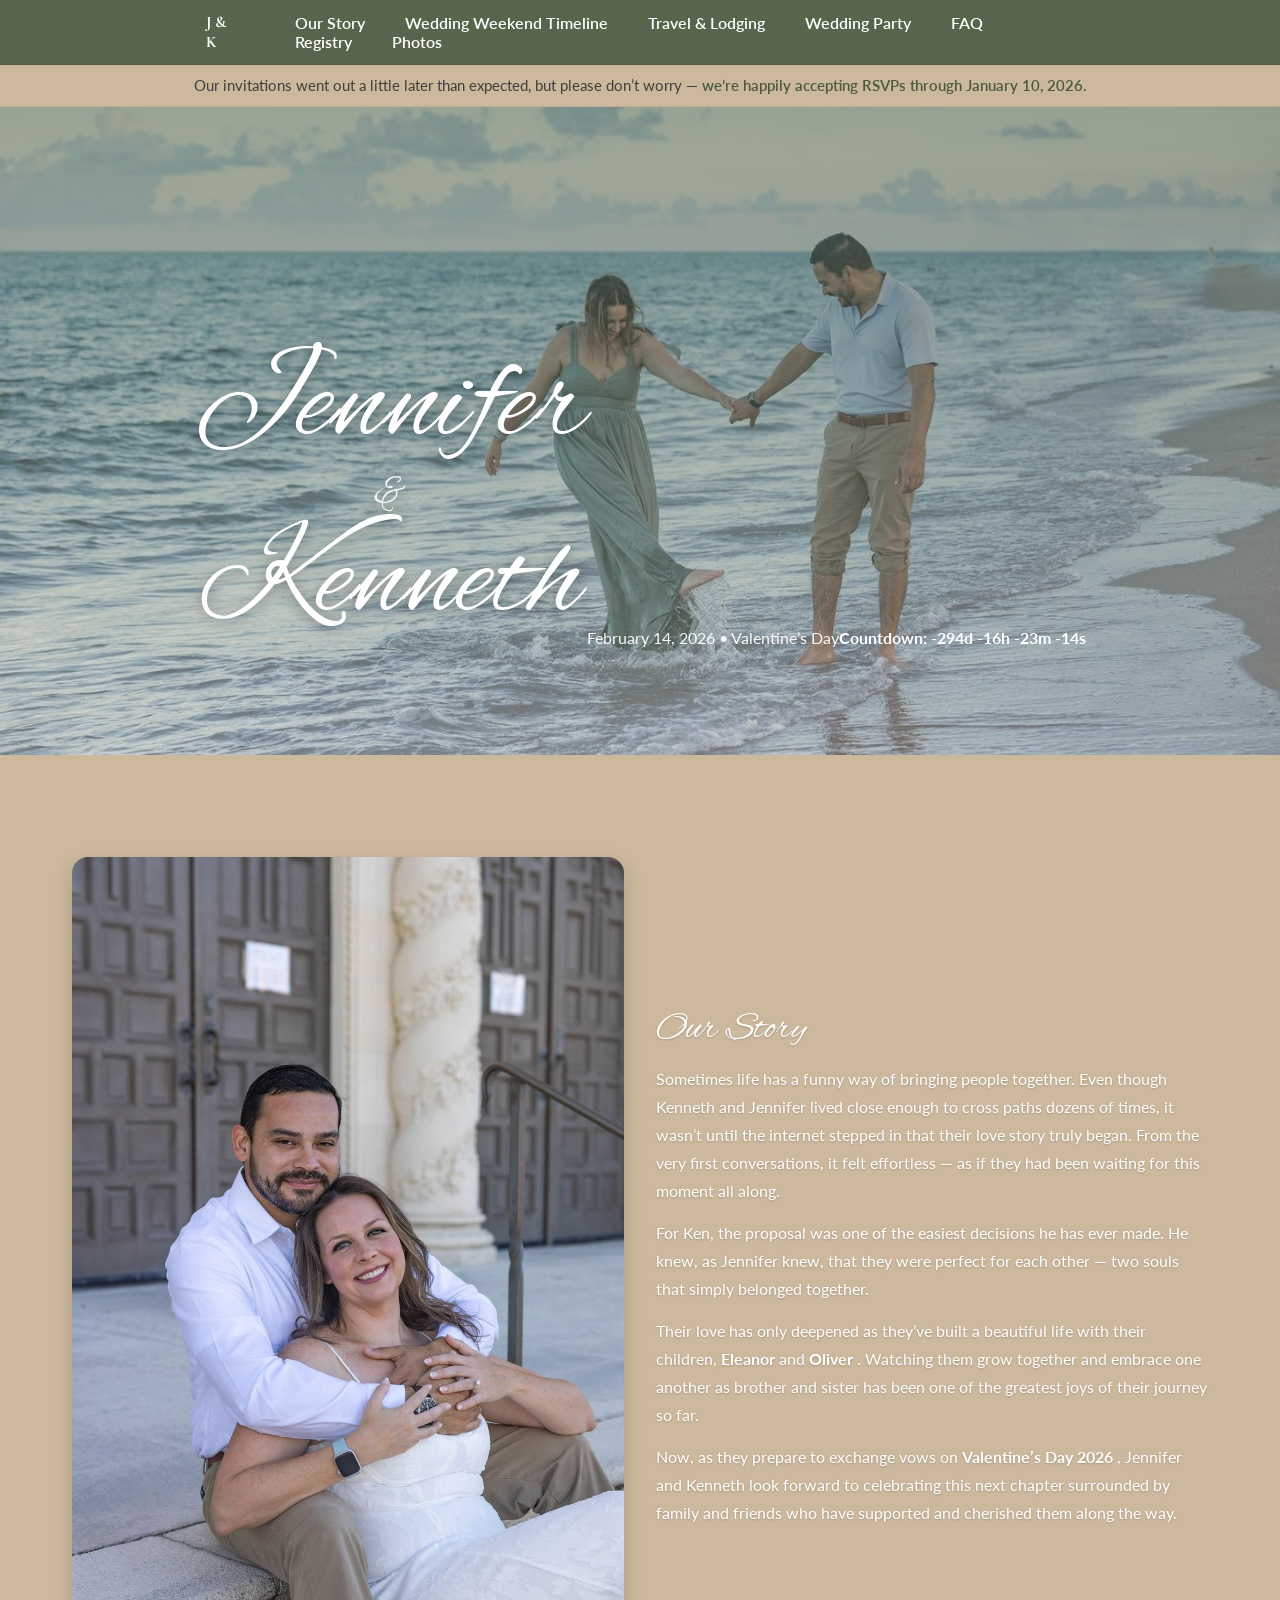
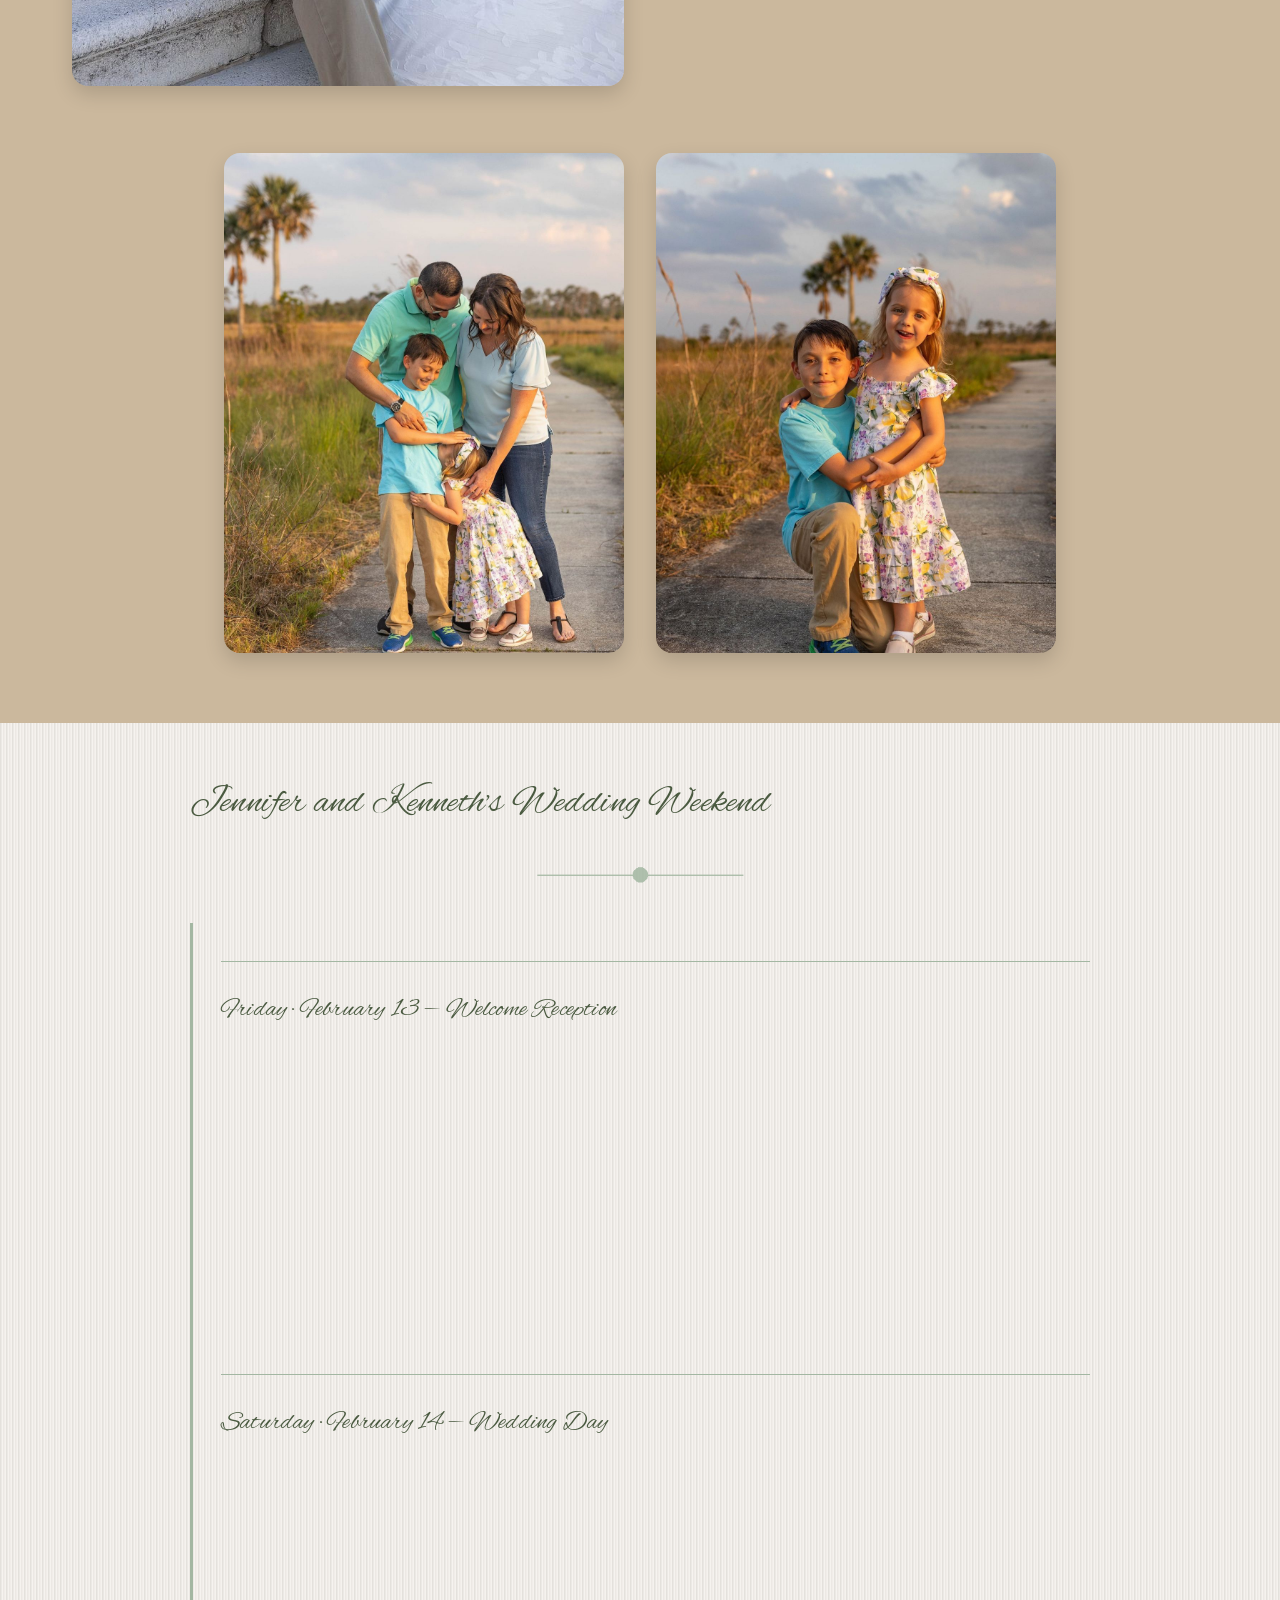
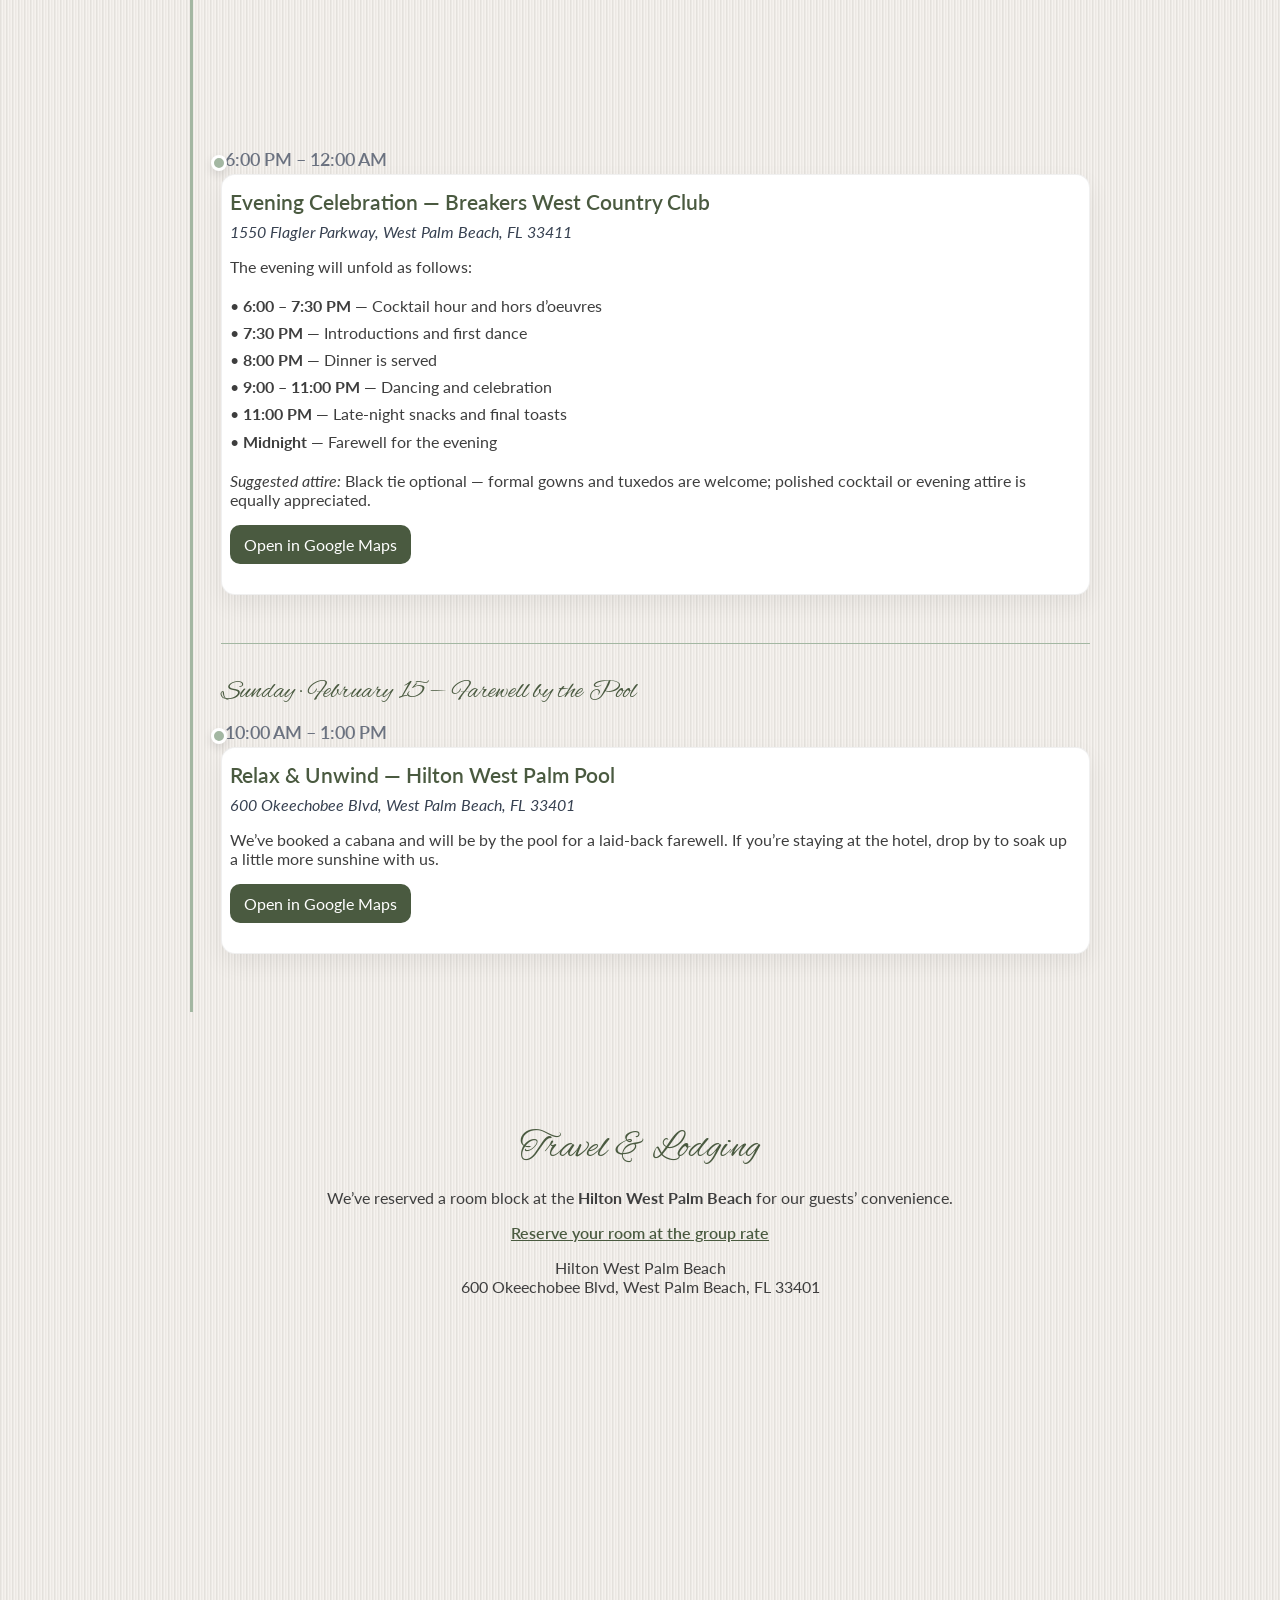
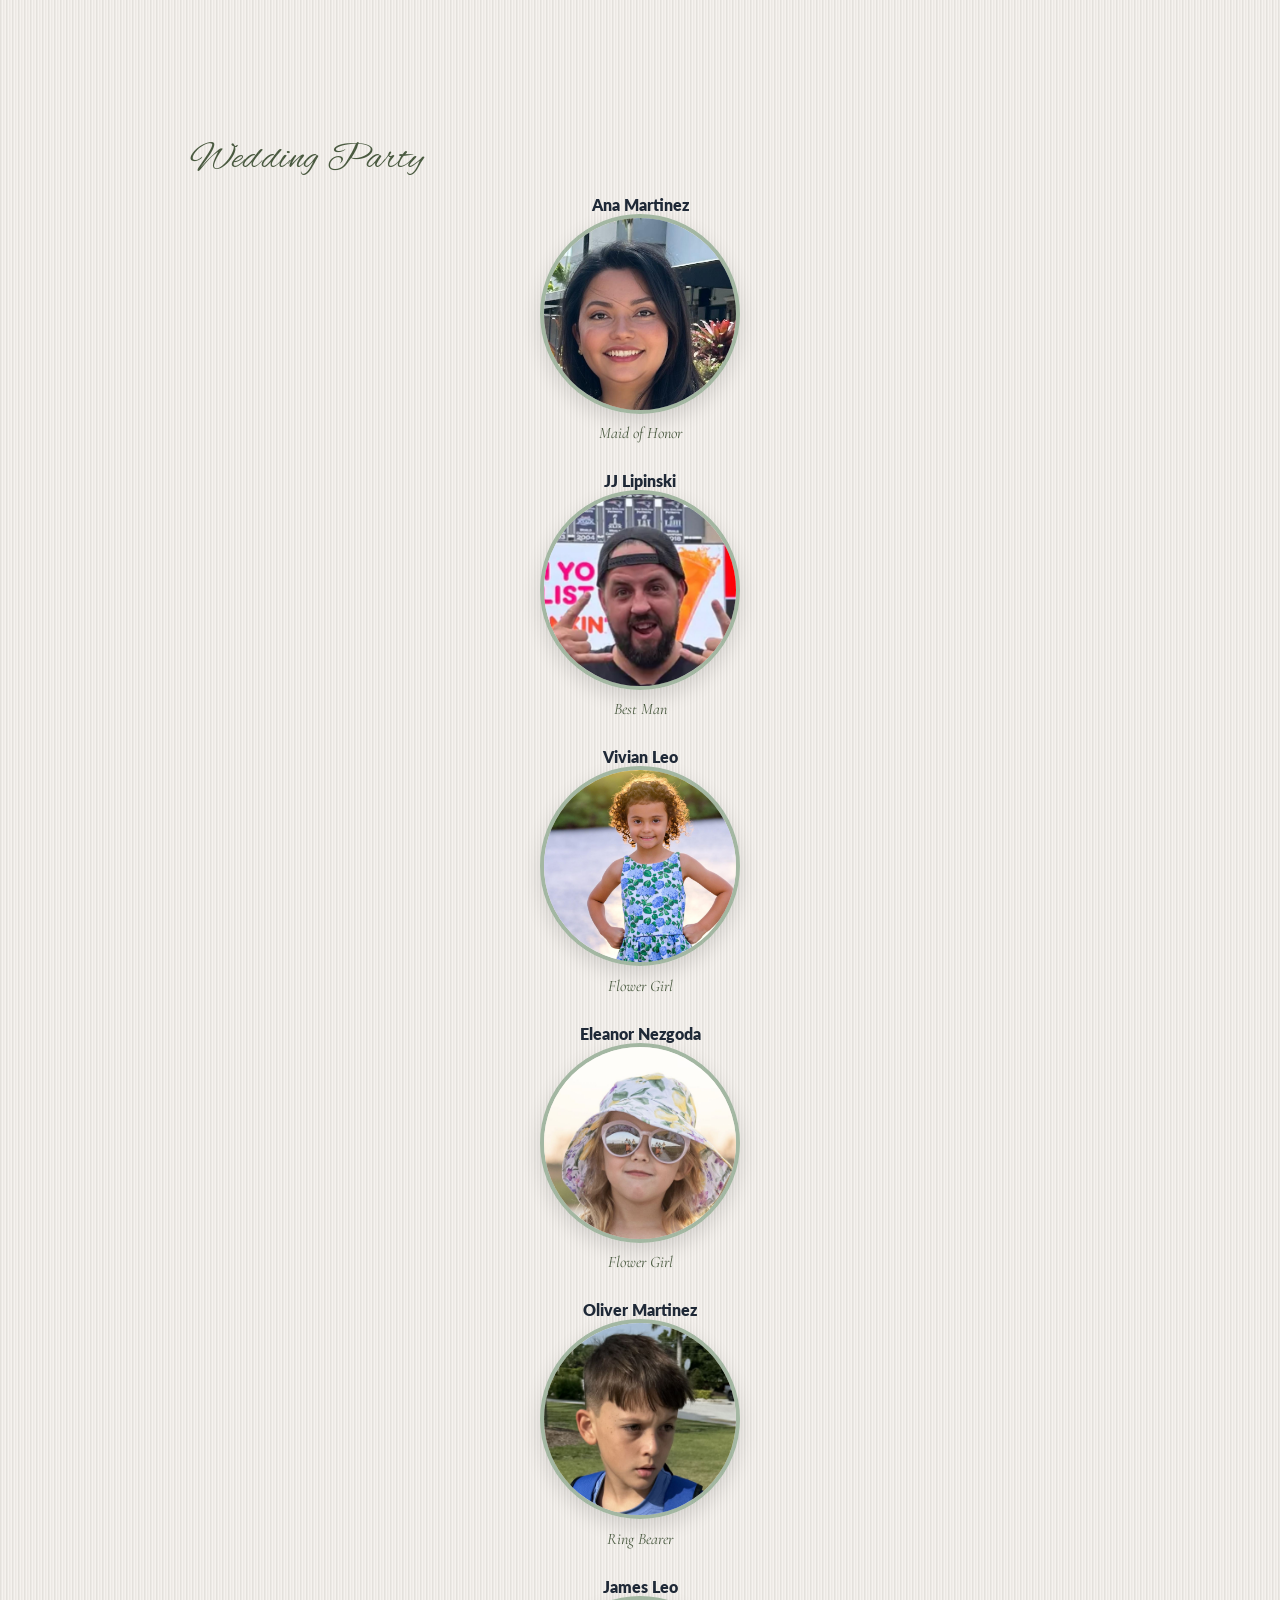
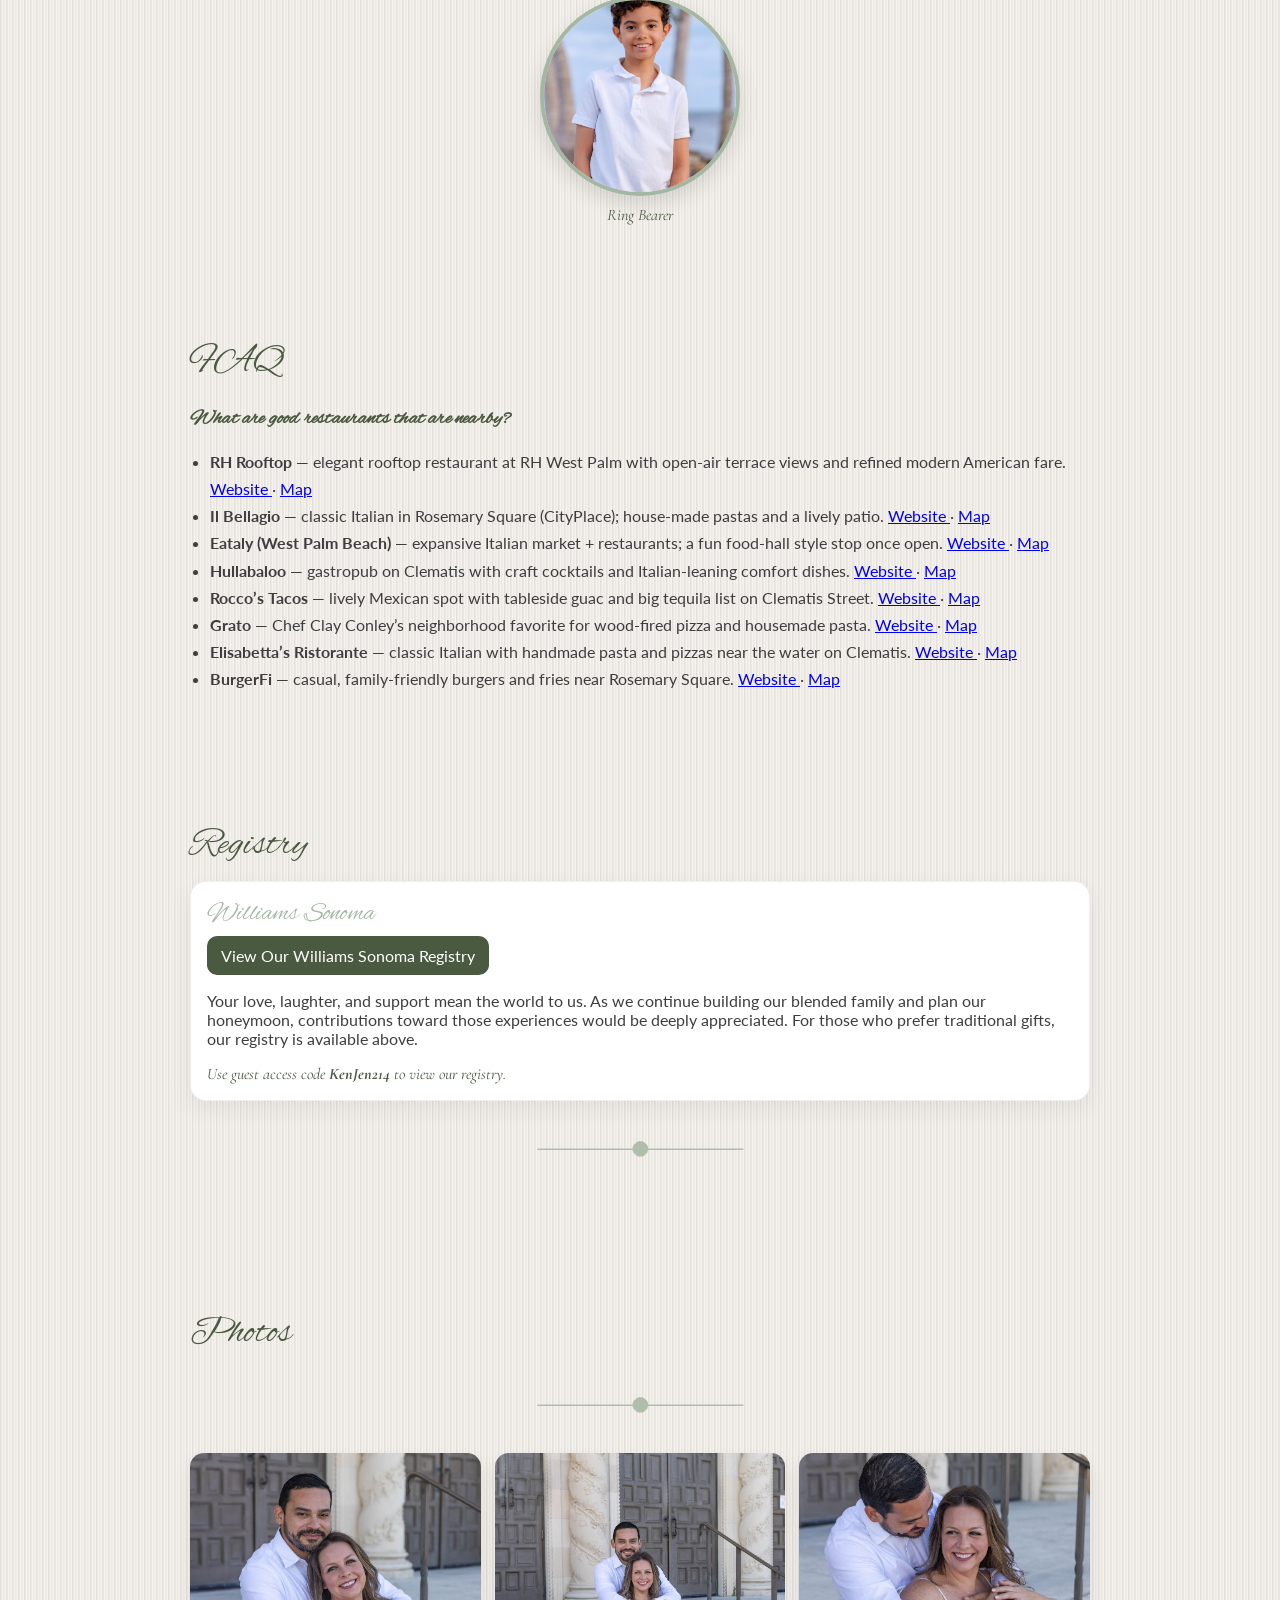
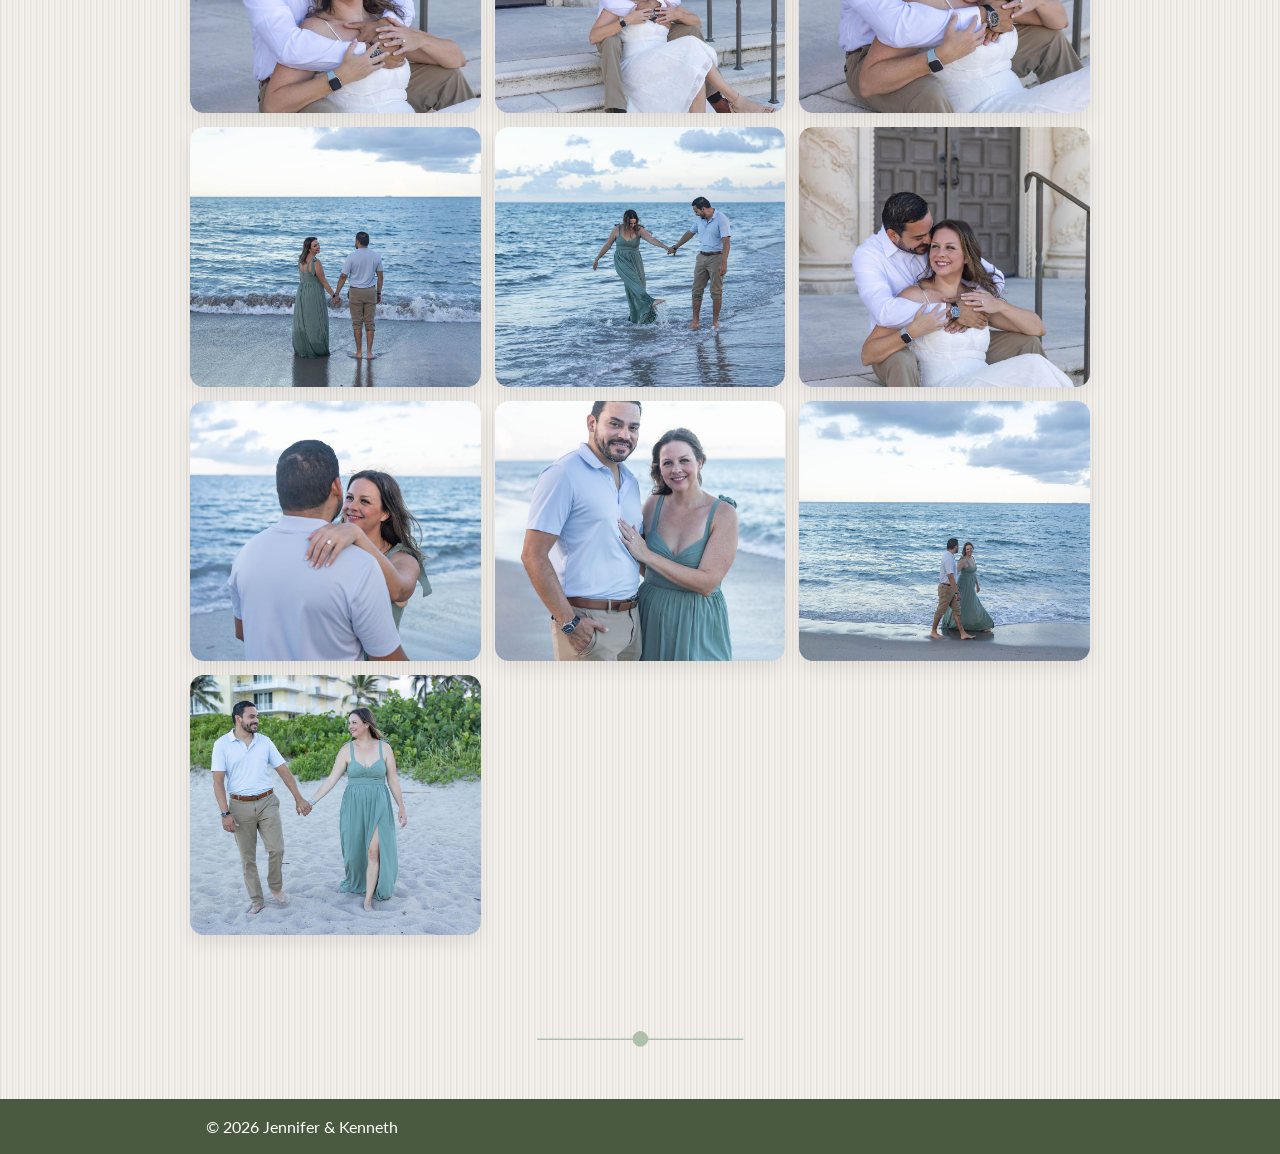
<file: index.html>
<!DOCTYPE html>
<html id="top" lang="en">
 <head>
  <meta charset="utf-8"/>
  <meta content="width=device-width, initial-scale=1" name="viewport"/>
  <title>
   Jennifer &amp; Kenneth’s Wedding
  </title>
  <link href="https://fonts.googleapis.com/css2?family=Cormorant+Garamond:wght@500;700&amp;family=Lato:wght@300;400;600&amp;display=swap" rel="stylesheet"/>
  <style>
   :root {
      --cotton:#F8F5F2; --sage:#A3B7A2; --pine:#4A5A40; --latte:#CBB89D; --neutral:#3E3E3E;
    }
    html { scroll-behavior: smooth; }
    * { box-sizing: border-box; }
    body {
      margin:0; color:var(--neutral); background:var(--cotton);
      font-family:'Lato',system-ui,-apple-system,Segoe UI,Roboto,Helvetica,Arial,sans-serif;
      background-image:url('assets/images/linen-texture.png');
      background-size: 600px 600px;
    }
    header.site-header {
      position: sticky; top:0; z-index:1000;
      background:rgba(74,90,64,.92); /* pine */
      backdrop-filter:saturate(140%) blur(6px);
      border-bottom: 1px solid rgba(0,0,0,.08);
    }
    .nav-wrap { max-width:900px; margin:0 auto; padding:12px 16px; display:flex; align-items:center; gap:16px; }
    .brand { color: #fff; text-decoration:none; font-weight:700; letter-spacing:.3px; }
    .spacer { flex:1; }
    nav a { color:#fff; text-decoration:none; font-weight:600; margin-left:16px; padding:8px 10px; border-radius:8px; }
    nav a:hover, nav a:focus { background: rgba(255,255,255,.12); outline:none; }
    .hero {
      position:relative; min-height:72vh; display:grid; place-items:center; text-align:center; color:#fff;
      background: url('assets/images/gallery5.jpg') center/cover no-repeat;
    }
    .hero::before {
      content:""; position:absolute; inset:0;
      background: linear-gradient(180deg, rgba(74,90,64,.55), rgba(203,184,157,.35));
    }
    .hero > .inner { position:relative; padding:64px 16px; }
    h1.title { font-family:'Cormorant Garamond',serif; font-size:clamp(2rem,6vw,3.2rem); margin:0 0 6px; }
    .subtitle { margin:0; opacity:.95; }
    .countdown { margin-top:14px; font-weight:700; }
    .container { max-width:900px; margin:0 auto; padding:0 16px; }
    section.section { padding:56px 0; scroll-margin-top:90px; }
    section.section h2 { font-family:'Cormorant Garamond',serif; color:var(--pine); margin:0 0 12px; font-size:clamp(1.6rem,3vw,2rem);}
    .floral { background:url('assets/images/floral-divider.png') center/contain no-repeat; height:40px; margin:28px auto; width:220px; opacity:.85; }
    /* Fade-in on scroll */
    .section { opacity:0; transform:translateY(16px); transition: all .8s ease; }
    .section.visible { opacity:1; transform:none; }
    /* Details grid */
    .details { display:grid; gap:20px; grid-template-columns:repeat(auto-fit,minmax(260px,1fr)); }
    .card { background:#fff; border:1px solid rgba(0,0,0,.06); border-radius:16px; padding:16px; box-shadow:0 8px 24px rgba(0,0,0,.06); }
    .card h3 { margin:0 0 6px; color:var(--sage); }
    .btn { display:inline-block; background:var(--pine); color:#fff; text-decoration:none; padding:10px 14px; border-radius:10px; }
    .btn:hover { filter:brightness(.96); }
    /* Timeline */
    .timeline { position:relative; border-left:3px solid var(--sage); margin:0; padding-left:22px; }
    .timeline .event { position:relative; margin:18px 0; }
    .timeline .event::before { content:""; position:absolute; left:-11px; top:.2em; width:14px; height:14px; border-radius:50%; background:var(--sage); border:3px solid #fff; }
    .timeline h4 { margin:0; color:var(--pine);}
    /* Gallery */
    .gallery { display:grid; gap:14px; grid-template-columns:repeat(auto-fit,minmax(220px,1fr)); }
    .gallery img { width:100%; height:260px; object-fit:cover; border-radius:14px; box-shadow:0 8px 18px rgba(0,0,0,.08);}
    /* RSVP form */
    form.rsvp { display:grid; gap:12px; grid-template-columns:1fr 1fr; }
    form.rsvp label { font-weight:600; }
    form.rsvp input, form.rsvp select, form.rsvp textarea { grid-column:span 2; padding:10px 12px; border:1px solid #d7d3cc; border-radius:10px; background:#fff; }
    form.rsvp button { grid-column:span 2; }
    footer { background:var(--pine); color:#fff; padding:18px 0; margin-top:40px; }

    /* Mobile Navigation */
    .hamburger {
      display: none;
      width: 40px;
      height: 34px;
      border: none;
      background: transparent;
      position: relative;
      cursor: pointer;
      margin-right: 8px;
    }
    .hamburger span {
      position: absolute;
      left: 6px; right: 6px;
      height: 3px; background: #fff; border-radius: 3px;
      transition: transform .3s ease, opacity .3s ease, top .3s ease;
    }
    .hamburger span:nth-child(1) { top: 8px; }
    .hamburger span:nth-child(2) { top: 16px; }
    .hamburger span:nth-child(3) { top: 24px; }

    .hamburger.open span:nth-child(1) { top: 16px; transform: rotate(45deg); }
    .hamburger.open span:nth-child(2) { opacity: 0; }
    .hamburger.open span:nth-child(3) { top: 16px; transform: rotate(-45deg); }

    @media (max-width: 900px) {
      .hamburger { display: inline-block; }
      nav[aria-label="Primary"], nav#primary-nav {
        position: absolute;
        top: 60px; right: 12px; left: 12px;
        background: rgba(74,90,64,.98);
        border: 1px solid rgba(255,255,255,.15);
        border-radius: 12px;
        padding: 10px;
        display: none;
        box-shadow: 0 16px 30px rgba(0,0,0,.25);
      }
      nav[aria-label="Primary"].open, nav#primary-nav.open { display: block; }
      nav a { display: block; margin: 8px 0; padding: 10px 12px; }
      .nav-wrap { position: relative; }
    }

    /* Elaborate Vertical Timeline */
    .vtimeline {
      position: relative;
      max-width: 1000px;
      margin: 0 auto;
      padding: 20px 0 10px;
    }
    .vtimeline::before {
      content: "";
      position: absolute;
      top: 0; bottom: 0;
      left: 50%;
      width: 4px;
      background: linear-gradient(var(--sage), var(--latte));
      transform: translateX(-50%);
      border-radius: 4px;
      opacity: .9;
    }
    .vtimeline-item {
      position: relative;
      width: 50%;
      padding: 14px 24px 14px 24px;
    }
    .vtimeline-item .badge {
      display: inline-block;
      background: #fff;
      color: var(--pine);
      border: 2px solid var(--sage);
      border-radius: 999px;
      padding: 6px 12px;
      font-weight: 700;
      font-size: .9rem;
      letter-spacing: .2px;
      box-shadow: 0 6px 16px rgba(0,0,0,.08);
    }
    .vtimeline-item .dot {
      position: absolute;
      top: 20px;
      width: 18px; height: 18px;
      background: var(--sage);
      border: 3px solid #fff;
      border-radius: 50%;
      z-index: 2;
      box-shadow: 0 4px 10px rgba(0,0,0,.12);
    }
    .vtimeline-item.left { left: 0; text-align: right; }
    .vtimeline-item.left .dot { right: -9px; }
    .vtimeline-item.right { left: 50%; }
    .vtimeline-item.right .dot { left: -9px; }
    .vtimeline-card {
      display: inline-block;
      background: #fff;
      border: 1px solid rgba(0,0,0,.06);
      border-radius: 14px;
      padding: 16px 18px;
      margin-top: 8px;
      text-align: left;
      box-shadow: 0 10px 30px rgba(0,0,0,.08);
      max-width: 420px;
    }
    .vtimeline-card h4 { margin: 0 0 6px; color: var(--pine); }
    .vtimeline-card p { margin: 0; }
    .vtimeline-card .meta { color: #6b7280; font-size: .9rem; margin-bottom: 6px; }
    .vtimeline-card .actions a {
      display: inline-block;
      margin-top: 8px;
      font-weight: 600;
      color: #fff;
      background: var(--pine);
      text-decoration: none;
      padding: 8px 10px;
      border-radius: 10px;
    }
    /* Reveal animation for items */
    .vtimeline-item { opacity: 0; transform: translateY(18px); transition: all .8s ease; }
    .vtimeline-item.seen { opacity: 1; transform: none; }
    /* Responsive: stack vertically on small screens */
    @media (max-width: 900px) {
      .vtimeline::before { left: 22px; transform: none; }
      .vtimeline-item, .vtimeline-item.left, .vtimeline-item.right { width: 100%; left: 0; text-align: left; padding-left: 56px; }
      .vtimeline-item .dot { left: 14px; right: auto; }
      .vtimeline-card { max-width: 100%; }
    }

  
    /* One-sided clean vertical timeline */
    .timeline-one {
      position: relative;
      max-width: 900px;
      margin: 0 auto;
      padding: 6px 0 10px 28px; /* space for spine */
      border-left: 3px solid var(--sage);
    }
    .timeline-one .day {
      font-family: 'Cormorant Garamond', serif;
      color: var(--pine);
      margin: 28px 0 12px;
      text-align: left;
      font-size: clamp(1.1rem, 2.4vw, 1.35rem);
    }
    .timeline-one .item {
      position: relative;
      margin: 14px 0 20px 0;
      opacity: 0;
      transform: translateY(14px);
      transition: all .6s ease;
    }
    .timeline-one .item.seen {
      opacity: 1;
      transform: none;
    }
    .timeline-one .dot {
      position: absolute;
      left: -10px;
      top: 6px;
      width: 16px;
      height: 16px;
      background: var(--sage);
      border: 3px solid #fff;
      border-radius: 50%;
      box-shadow: 0 4px 10px rgba(0,0,0,.12);
    }
    .timeline-one .time {
      color: #6b7280;
      font-weight: 700;
      margin-left: 4px;
      margin-bottom: 6px;
      font-size: .95rem;
    }
    .timeline-one .card {
      background: #fff;
      border: 1px solid rgba(0,0,0,.06);
      border-radius: 14px;
      padding: 14px 16px;
      box-shadow: 0 10px 24px rgba(0,0,0,.06);
    }
    .timeline-one .card h4 {
      margin: 0 0 6px;
      color: var(--pine);
    }
    .timeline-one .card .meta {
      margin: 0;
      color: #374151;
    }
    @media (max-width: 700px) {
      .timeline-one { padding-left: 24px; }
      .timeline-one .dot { left: -11px; }
    }

  
    /* Our Story section */
    #story.section {
  background-image:
    linear-gradient(135deg, var(--sage) 0%, var(--latte) 100%),
    url('assets/images/floral-watercolor.png');
  background-size: cover, 600px 600px;
  background-repeat: no-repeat, repeat;
  background-position: center, top left;
  background-blend-mode: overlay, soft-light;
  color: #fff;
  padding: 70px 20px;
}
    .story-wrap {
      display: grid;
      grid-template-columns: 1.6fr 1fr;
      gap: 22px;
      align-items: start;
    }
    .story-text p { line-height: 1.75; margin: 0 0 14px; }
    .story-photos {
      display: grid;
      gap: 12px;
    }
    .story-photos img {
      width: 100%;
      border-radius: 14px;
      box-shadow: 0 10px 24px rgba(0,0,0,.08);
      object-fit: cover;
      height: 260px;
    }
    @media (max-width: 900px) {
      .story-wrap { grid-template-columns: 1fr; }
      .story-photos img { height: 220px; }
    }

  
    #story .story-text p { color: #fff; }
    #story h2 { color: #fff; }
    #story .meta { color: #f0f0f0; }

  
#story .story-text p, #story h2 { text-shadow: 0 1px 2px rgba(0,0,0,.18); }


    /* Stacked vertical portraits for Our Story */
    #story .story-wrap {
      grid-template-columns: 1fr; /* stack text + photos if needed */
    }
    #story .story-photos {
      display: grid;
      grid-template-columns: 1fr;
      gap: 16px;
      justify-items: center;
      margin-top: 12px;
    }
    #story .story-photos img {
      width: 100%;
      max-width: 480px; /* portrait width */
      height: auto;     /* natural height for portrait */
      aspect-ratio: 4 / 5; /* hint to layout */
      object-fit: cover;
      border-radius: 16px;
      box-shadow: 0 10px 24px rgba(0,0,0,.08);
    }

  
/* === Romantic headings: Playfair Display (Classic Romance) === */
h1.title,
section.section h2,
.card h3,
.timeline h4,
.timeline-one .day,
.brand,
.hero .subtitle strong,
footer h4,
h2.section-title {
  font-family: 'Playfair Display', 'Cormorant Garamond', serif !important;
  letter-spacing: 0.2px;
}
/* Slightly refined weights & sizes for elegance */
h1.title { font-weight: 700; }
section.section h2 { font-weight: 600; }
.card h3, .timeline h4, .timeline-one .day { font-weight: 600; }

  

h1.title,
section.section h2,
.card h3,
.timeline h4,
.timeline-one .day,
.brand,
h2.section-title {
  font-family: 'Dancing Script', 'Cormorant Garamond', serif !important;
  letter-spacing: 0.2px;
}
/* Larger, flowy hero title */
h1.title {
  font-weight: 700;
  font-size: clamp(2.4rem, 7vw, 4.2rem) !important;
  line-height: 1.08;
  text-shadow: 0 2px 10px rgba(0,0,0,.15);
}
section.section h2 { font-weight: 600; font-size: clamp(1.8rem, 3.6vw, 2.4rem) !important; }
.card h3, .timeline h4, .timeline-one .day { font-weight: 600; font-size: clamp(1.25rem, 2.6vw, 1.6rem) !important; }

/* Hero name accent glow: subtle latte-gold gradient behind the title */
.title-accent {
  position: relative;
  display: inline-block;
}
.title-accent::after {
  content: "";
  position: absolute;
  z-index: 0;
  inset: -10% -6%;
  border-radius: 28px;
  background: radial-gradient(60% 60% at 50% 50%, rgba(253, 246, 236, 0.9), rgba(203, 184, 157, 0.45) 60%, rgba(203, 184, 157, 0.0) 100%);
  filter: blur(2px);
}
.title-accent > .title {
  position: relative;
  z-index: 1;
}

  
/* === Hero Title: Great Vibes (Flowy Invitation Style) === */
h1.title {
  font-family: 'Great Vibes', cursive !important;
  font-weight: 400;
  font-size: clamp(3rem, 10vw, 6rem) !important;
  color: #fff;
  text-shadow: 0 2px 12px rgba(0,0,0,0.4);
  letter-spacing: 1px;
  margin-bottom: 0.5rem;
}

  
/* === Stacked Modern Calligraphy Title (Alex Brush) === */
.hero .title {
  font-family: 'Alex Brush', cursive !important;
  font-weight: 400;
  color: #7B4B33; /* warm brown ink */
  line-height: 1.02;
  margin: 0;
  text-shadow: 0 1px 1px rgba(0,0,0,0.05);
  font-size: clamp(3rem, 10vw, 6rem) !important;
}
.hero .title .line { display: block; }
.hero .title .amp { 
  display: block; 
  font-size: clamp(1.6rem, 5vw, 2.6rem);
  margin: .1em 0 .05em;
  opacity: .9;
}

  

/* === Stacked Hero Title (White & Larger) === */
.stacked-title {
  font-family: 'Alex Brush', cursive !important;
  color: #ffffff;
  text-align: center;
  line-height: 1.0;
  display: inline-block;
  text-shadow: 0 3px 14px rgba(0,0,0,0.35);
}
.stacked-title .line {
  display: block;
  font-size: clamp(3.4rem, 12vw, 8rem);
  font-weight: 400;
}
.stacked-title .amp {
  display: block;
  font-size: clamp(2.6rem, 10vw, 6rem);
  margin: 0.15em 0;
  font-weight: 400;
}
h1.title { margin: 0; }


  
/* === Hero Title Face-safe Offsets === */
.hero > .inner {
  /* place content toward the lower third for better face clearance */
  display: flex;
  align-items: flex-end;
  justify-content: center;
  min-height: 72vh;
  padding: 22vh 16px 10vh; /* top, sides, bottom */
}
/* On taller screens, nudge a bit lower */
@media (min-height: 900px) {
  .hero > .inner { padding-top: 26vh; padding-bottom: 12vh; }
}
/* On small phones, keep ample clearance but avoid cropping */
@media (max-width: 480px) {
  .hero > .inner { padding-top: 18vh; padding-bottom: 8vh; }
}

  
/* === Global Titles: Alex Brush applied to major headings === */
h1, h2, h3,
section.section h2,
.card h3,
.timeline h4,
.timeline-one .day,
h2.section-title,
.nav .brand {
  font-family: 'Alex Brush', cursive !important;
  letter-spacing: 0.2px;
}
/* Maintain reasonable weights/sizes for readability */
section.section h2 { font-weight: 400; }
.card h3, .timeline h4, .timeline-one .day { font-weight: 400; }

    .rsvp-banner {
      background: var(--latte);
      color: var(--neutral);
      padding: 10px 16px;
      text-align: center;
      font-size: 0.95rem;
      border-bottom: 1px solid rgba(0,0,0,.06);
      line-height: 1.4;
    }
    .rsvp-banner strong {
      color: var(--pine);
      font-weight: 600;
    }

/* Keep body text unchanged (Lato/Cormorant remain) */
  </style>
  <!-- Social Preview -->
  <meta content="assets/images/gallery2.jpg" property="og:image"/>
  <meta content="website" property="og:type"/>
  <meta content="Jennifer &amp; Kenneth’s Wedding" property="og:title"/>
  <meta content="Join us in West Palm Beach on Valentine’s Day 2026 to celebrate our wedding!" property="og:description"/>
  <!-- Twitter card -->
  <meta content="summary_large_image" name="twitter:card"/>
  <meta content="assets/images/gallery2.jpg" name="twitter:image"/>
  <link href="assets/images/favicon.ico" rel="icon" type="image/x-icon"/>
  <link href="https://fonts.googleapis.com/css2?family=Alex+Brush&amp;display=swap" rel="stylesheet"/>
  <style>
   /* Responsive tweak for Wedding Party grid */
@media (max-width: 480px) {
  .party-grid {
    grid-template-columns: 1fr !important; /* 1×6 on small phones */
    max-width: 520px !important;
  }
}
  </style>
 </head>
 <body>
  <header class="site-header">
   <div class="nav-wrap">
    <button aria-controls="primary-nav" aria-expanded="false" aria-label="Open menu" class="hamburger">
     <span>
     </span>
     <span>
     </span>
     <span>
     </span>
    </button>
    <a aria-label="Home" class="brand" href="#top">
     J &amp; K
    </a>
    <div class="spacer">
    </div>
    <nav aria-label="Primary" id="primary-nav">
     <a href="#story">
      Our Story
     </a>
     <a href="#timeline">
      Wedding Weekend Timeline
     </a>
     <a href="#travel">
      Travel &amp; Lodging
     </a>
     <a href="#party">
      Wedding Party
     </a>
     <a href="#faq">
      FAQ
     </a>
     <a href="#registry">
      Registry
     </a>
     <a href="#gallery">
      Photos
     </a>
    </nav>
   </div>
  </header>
  <div class="rsvp-banner">
   Our invitations went out a little later than expected, but please don’t worry —
   <strong>we’re happily accepting RSVPs through January 10, 2026.</strong>
  </div>
  <section aria-label="Hero" class="hero" id="home">
   <div class="inner">
    <h1 class="title">
     <span class="stacked-title">
      <span class="line">
       Jennifer
      </span>
      <span class="amp">
       &amp;
      </span>
      <span class="line">
       Kenneth
      </span>
     </span>
    </h1>
    <p class="subtitle">
     February 14, 2026 • Valentine’s Day
    </p>
    <div aria-live="polite" class="countdown" id="countdown">
    </div>
   </div>
  </section>
  <section class="section" id="story" style="background: var(--latte);">
   <div style="display: grid; grid-template-columns: 1fr 1fr; gap: 2rem; align-items: center; max-width: 1200px; margin: 0 auto; padding: 2rem;">
    <div class="story-photo">
     <img alt="Engagement photo" src="assets/images/gallery1.jpg" style="width:100%; border-radius: 16px; box-shadow: 0 8px 20px rgba(0,0,0,.15);"/>
    </div>
    <div class="story-text" style="color:#1f2937;">
     <h2>
      Our Story
     </h2>
     <p>
      Sometimes life has a funny way of bringing people together. Even though Kenneth and Jennifer lived close enough to cross paths dozens of times, it wasn’t until the internet stepped in that their love story truly began. From the very first conversations, it felt effortless — as if they had been waiting for this moment all along.
     </p>
     <p>
      For Ken, the proposal was one of the easiest decisions he has ever made. He knew, as Jennifer knew, that they were perfect for each other — two souls that simply belonged together.
     </p>
     <p>
      Their love has only deepened as they’ve built a beautiful life with their children,
      <strong>
       Eleanor
      </strong>
      and
      <strong>
       Oliver
      </strong>
      . Watching them grow together and embrace one another as brother and sister has been one of the greatest joys of their journey so far.
     </p>
     <p>
      Now, as they prepare to exchange vows on
      <strong>
       Valentine’s Day 2026
      </strong>
      , Jennifer and Kenneth look forward to celebrating this next chapter surrounded by family and friends who have supported and cherished them along the way.
     </p>
    </div>
   </div>
   <div class="story-photos" style="display: flex; justify-content: center; gap: 2rem; flex-wrap: wrap; margin-top: 2rem; max-width: 1000px; margin-left:auto; margin-right:auto;">
    <img alt="Eleanor" loading="lazy" src="assets/images/eleanor.jpg" style="width:100%; max-width:400px; border-radius: 16px; box-shadow: 0 8px 20px rgba(0,0,0,.15);"/>
    <img alt="Oliver" loading="lazy" src="assets/images/oliver.jpg" style="width:100%; max-width:400px; border-radius: 16px; box-shadow: 0 8px 20px rgba(0,0,0,.15);"/>
   </div>
  </section>
  <section class="section container" id="timeline">
   <h2>
    Jennifer and Kenneth’s Wedding Weekend
   </h2>
   <div class="floral">
   </div>
   <div aria-label="Wedding weekend schedule and details" class="timeline-one" style="max-width:900px;margin:0 auto;">
    <div class="day" style="margin-top:2rem;border-top:1px solid var(--sage);padding-top:2rem;">
     Friday · February 13 — Welcome Reception
    </div>
    <div class="item" style="margin-bottom:3rem;">
     <div aria-hidden="true" class="dot">
     </div>
     <div class="time" style="font-weight:600;font-size:1.1rem;margin-bottom:0.25rem;">
      4:00 – 6:30 PM
     </div>
     <div class="card" style="padding-left:0.5rem;">
      <h4 style="font-size:1.3rem;font-weight:600;margin:0 0 .5rem;color:var(--pine);">
       Reception Party — Hilton West Palm (Event Space Lawn)
      </h4>
      <p class="meta" style="font-style:italic;margin:0 0 .75rem;">
       600 Okeechobee Blvd, West Palm Beach, FL 33401
      </p>
      <p>
       We’ll begin the celebration with an evening of mingling, cocktails, and music beneath the palm trees. Enjoy drinks, laughter, and the gentle sounds of a live
       <strong>
        harp duo
       </strong>
       as the sun sets. Everyone is warmly invited (even our local family and friends not staying in room block).
      </p>
      <p>
       <em>
        Suggested attire:
       </em>
       Resort chic — light, festive, and comfortable for a South Florida evening.
      </p>
      <p>
       <a class="btn" href="https://www.google.com/maps?q=Hilton+West+Palm+Beach,600+Okeechobee+Blvd,+West+Palm+Beach,+FL+33401" rel="noopener" target="_blank">
        Open in Google Maps
       </a>
      </p>
     </div>
    </div>
    <div class="day" style="margin-top:2rem;border-top:1px solid var(--sage);padding-top:2rem;">
     Saturday · February 14 — Wedding Day
    </div>
    <div class="item" style="margin-bottom:3rem;">
     <div aria-hidden="true" class="dot">
     </div>
     <div class="time" style="font-weight:600;font-size:1.1rem;margin-bottom:0.25rem;">
      1:00 PM
     </div>
     <div class="card" style="padding-left:0.5rem;">
      <h4 style="font-size:1.3rem;font-weight:600;margin:0 0 .5rem;color:var(--pine);">
       Ceremony — St. Patrick Catholic Church
      </h4>
      <p class="meta" style="font-style:italic;margin:0 0 .75rem;">
       13591 Prosperity Farms Rd, Palm Beach Gardens, FL 33410
      </p>
      <p>
       Please plan to be seated by
       <strong>
        12:30 PM
       </strong>
       as we begin our ceremony promptly at one.
      </p>
      <p>
       <em>
        Suggested attire:
       </em>
       Traditional church attire — modest and elegant.
      </p>
      <p>
       <a class="btn" href="https://www.google.com/maps?q=13591+Prosperity+Farms+Rd,+Palm+Beach+Gardens,+FL+33410" rel="noopener" target="_blank">
        Open in Google Maps
       </a>
      </p>
     </div>
    </div>
    <div class="item" style="margin-bottom:3rem;">
     <div aria-hidden="true" class="dot">
     </div>
     <div class="time" style="font-weight:600;font-size:1.1rem;margin-bottom:0.25rem;">
      6:00 PM – 12:00 AM
     </div>
     <div class="card" style="padding-left:0.5rem;">
      <h4 style="font-size:1.3rem;font-weight:600;margin:0 0 .5rem;color:var(--pine);">
       Evening Celebration — Breakers West Country Club
      </h4>
      <p class="meta" style="font-style:italic;margin:0 0 .75rem;">
       1550 Flagler Parkway, West Palm Beach, FL 33411
      </p>
      <p>
       The evening will unfold as follows:
      </p>
      <ul style="list-style:none;padding:0;margin:1em 0;line-height:1.7;">
       <li>
        •
        <strong>
         6:00 – 7:30 PM
        </strong>
        — Cocktail hour and hors d’oeuvres
       </li>
       <li>
        •
        <strong>
         7:30 PM
        </strong>
        — Introductions and first dance
       </li>
       <li>
        •
        <strong>
         8:00 PM
        </strong>
        — Dinner is served
       </li>
       <li>
        •
        <strong>
         9:00 – 11:00 PM
        </strong>
        — Dancing and celebration
       </li>
       <li>
        •
        <strong>
         11:00 PM
        </strong>
        — Late-night snacks and final toasts
       </li>
       <li>
        •
        <strong>
         Midnight
        </strong>
        — Farewell for the evening
       </li>
      </ul>
      <p>
       <em>
        Suggested attire:
       </em>
       Black tie optional — formal gowns and tuxedos are welcome; polished cocktail or evening attire is equally appreciated.
      </p>
      <p>
       <a class="btn" href="https://www.google.com/maps?q=1550+Flagler+Parkway,+West+Palm+Beach,+FL+33411" rel="noopener" target="_blank">
        Open in Google Maps
       </a>
      </p>
     </div>
    </div>
    <div class="day" style="margin-top:2rem;border-top:1px solid var(--sage);padding-top:2rem;">
     Sunday · February 15 — Farewell by the Pool
    </div>
    <div class="item" style="margin-bottom:3rem;">
     <div aria-hidden="true" class="dot">
     </div>
     <div class="time" style="font-weight:600;font-size:1.1rem;margin-bottom:0.25rem;">
      10:00 AM – 1:00 PM
     </div>
     <div class="card" style="padding-left:0.5rem;">
      <h4 style="font-size:1.3rem;font-weight:600;margin:0 0 .5rem;color:var(--pine);">
       Relax &amp; Unwind — Hilton West Palm Pool
      </h4>
      <p class="meta" style="font-style:italic;margin:0 0 .75rem;">
       600 Okeechobee Blvd, West Palm Beach, FL 33401
      </p>
      <p>
       We’ve booked a cabana and will be by the pool for a laid‑back farewell. If you’re staying at the hotel, drop by to soak up a little more sunshine with us.
      </p>
      <p>
       <a class="btn" href="https://www.google.com/maps?q=Hilton+West+Palm+Beach,600+Okeechobee+Blvd,+West+Palm+Beach,+FL+33401" rel="noopener" target="_blank">
        Open in Google Maps
       </a>
      </p>
     </div>
    </div>
   </div>
  </section>
  <section class="section" id="travel">
   <div style="max-width: 1000px; margin: 0 auto; text-align: center;">
    <h2>
     Travel &amp; Lodging
    </h2>
    <p>
     We’ve reserved a room block at the
     <strong>
      Hilton West Palm Beach
     </strong>
     for our guests’ convenience.
    </p>
    <p>
     <a href="https://book.passkey.com/go/ZLMWB" rel="noopener" style="color: var(--pine); font-weight: 600;" target="_blank">
      Reserve your room at the group rate
     </a>
    </p>
    <p>
     Hilton West Palm Beach
     <br/>
     600 Okeechobee Blvd, West Palm Beach, FL 33401
    </p>
    <div style="margin-top: 1.5rem;">
     <iframe allowfullscreen="" height="300" loading="lazy" referrerpolicy="no-referrer-when-downgrade" src="https://www.google.com/maps/embed?pb=!1m18!1m12!1m3!1d3585.406249274317!2d-80.05800228497152!3d26.706276083212315!2m3!1f0!2f0!3f0!3m2!1i1024!2i768!4f13.1!3m3!1m2!1s0x88d92b0c3c4e8f71%3A0x68a5dfe18c5ff9d!2sHilton%20West%20Palm%20Beach!5e0!3m2!1sen!2sus!4v1700000000000!5m2!1sen!2sus" style="border:0; border-radius: 12px;" width="100%">
     </iframe>
    </div>
   </div>
  </section>
  <section class="section container" id="party">
   <h2>
    Wedding Party
   </h2>
   <div class="party-grid" style="display:grid;gap:28px;margin:0 auto">
    <div class="person" style="text-align:center;">
     <div style="font-weight:800;color:#1f2937;">
      Ana Martinez
     </div>
     <img alt="Ana Martinez — Maid of Honor" loading="lazy" src="assets/images/party-ana-martinez.jpg" style="width:200px;height:200px;border-radius:50%;object-fit:cover;border:4px solid var(--sage);box-shadow:0 8px 20px rgba(0,0,0,.12);"/>
     <div style="margin-top:.4rem;font-style:italic;font-family:'Cormorant Garamond',serif;color:var(--pine);">
      Maid of Honor
     </div>
    </div>
    <div class="person" style="text-align:center;">
     <div style="font-weight:800;color:#1f2937;">
      JJ Lipinski
     </div>
     <img alt="JJ Lipinski — Best Man" loading="lazy" src="assets/images/party-jj-lipinski.jpg" style="width:200px;height:200px;border-radius:50%;object-fit:cover;border:4px solid var(--sage);box-shadow:0 8px 20px rgba(0,0,0,.12);"/>
     <div style="margin-top:.4rem;font-style:italic;font-family:'Cormorant Garamond',serif;color:var(--pine);">
      Best Man
     </div>
    </div>
    <div class="person" style="text-align:center;">
     <div style="font-weight:800;color:#1f2937;">
      Vivian Leo
     </div>
     <img alt="Vivian Leo — Flower Girl" loading="lazy" src="assets/images/party-vivian-leo.jpg" style="width:200px;height:200px;border-radius:50%;object-fit:cover;border:4px solid var(--sage);box-shadow:0 8px 20px rgba(0,0,0,.12);"/>
     <div style="margin-top:.4rem;font-style:italic;font-family:'Cormorant Garamond',serif;color:var(--pine);">
      Flower Girl
     </div>
    </div>
    <div class="person" style="text-align:center;">
     <div style="font-weight:800;color:#1f2937;">
      Eleanor Nezgoda
     </div>
     <img alt="Eleanor Nezgoda — Flower Girl" loading="lazy" src="assets/images/party-eleanor-nezgoda.jpg" style="width:200px;height:200px;border-radius:50%;object-fit:cover;border:4px solid var(--sage);box-shadow:0 8px 20px rgba(0,0,0,.12);"/>
     <div style="margin-top:.4rem;font-style:italic;font-family:'Cormorant Garamond',serif;color:var(--pine);">
      Flower Girl
     </div>
    </div>
    <div class="person" style="text-align:center;">
     <div style="font-weight:800;color:#1f2937;">
      Oliver Martinez
     </div>
     <img alt="Oliver Martinez — Ring Bearer" loading="lazy" src="assets/images/party-oliver-martinez.jpg" style="width:200px;height:200px;border-radius:50%;object-fit:cover;border:4px solid var(--sage);box-shadow:0 8px 20px rgba(0,0,0,.12);"/>
     <div style="margin-top:.4rem;font-style:italic;font-family:'Cormorant Garamond',serif;color:var(--pine);">
      Ring Bearer
     </div>
    </div>
    <div class="person" style="text-align:center;">
     <div style="font-weight:800;color:#1f2937;">
      James Leo
     </div>
     <img alt="James Leo — Ring Bearer" loading="lazy" src="assets/images/party-james-leo.jpg" style="width:200px;height:200px;border-radius:50%;object-fit:cover;border:4px solid var(--sage);box-shadow:0 8px 20px rgba(0,0,0,.12);"/>
     <div style="margin-top:.4rem;font-style:italic;font-family:'Cormorant Garamond',serif;color:var(--pine);">
      Ring Bearer
     </div>
    </div>
   </div>
  </section>
  <section class="section container" id="faq">
   <h2>
    FAQ
   </h2>
   <div class="faq-item" style="max-width:900px;margin:0 auto;">
    <h3 style="font-size:1.3rem;font-weight:700;color:var(--pine);margin-bottom:.5rem;">
     What are good restaurants that are nearby?
    </h3>
    <div class="answer" style="line-height:1.7;">
     <ul style="list-style: disc; padding-left: 1.25rem; line-height:1.7;">
      <li>
       <strong>
        RH Rooftop
       </strong>
       — elegant rooftop restaurant at RH West Palm with open‑air terrace views and refined modern American fare.
       <a href="https://rh.com/content/restaurant/westpalmbeach" rel="noopener" target="_blank">
        Website
       </a>
       ·
       <a href="https://www.google.com/maps/search/?api=1&amp;query=RH+Rooftop+West+Palm+Beach+West+Palm+Beach%2C+FL" rel="noopener" target="_blank">
        Map
       </a>
      </li>
      <li>
       <strong>
        Il Bellagio
       </strong>
       — classic Italian in Rosemary Square (CityPlace); house‑made pastas and a lively patio.
       <a href="https://ilbellagio.com/" rel="noopener" target="_blank">
        Website
       </a>
       ·
       <a href="https://www.google.com/maps/search/?api=1&amp;query=Il+Bellagio+West+Palm+Beach%2C+FL" rel="noopener" target="_blank">
        Map
       </a>
      </li>
      <li>
       <strong>
        Eataly (West Palm Beach) 
       </strong>
       — expansive Italian market + restaurants; a fun food‑hall style stop once open.
       <a href="https://www.eataly.com/" rel="noopener" target="_blank">
        Website
       </a>
       ·
       <a href="https://www.google.com/maps/search/?api=1&amp;query=Eataly+West+Palm+Beach+West+Palm+Beach%2C+FL" rel="noopener" target="_blank">
        Map
       </a>
      </li>
      <li>
       <strong>
        Hullabaloo
       </strong>
       — gastropub on Clematis with craft cocktails and Italian‑leaning comfort dishes.
       <a href="https://sub-culture.org/hullabaloo/" rel="noopener" target="_blank">
        Website
       </a>
       ·
       <a href="https://www.google.com/maps/search/?api=1&amp;query=Hullabaloo+West+Palm+Beach%2C+FL" rel="noopener" target="_blank">
        Map
       </a>
      </li>
      <li>
       <strong>
        Rocco’s Tacos
       </strong>
       — lively Mexican spot with tableside guac and big tequila list on Clematis Street.
       <a href="https://www.roccostacos.com/west-palm-beach/" rel="noopener" target="_blank">
        Website
       </a>
       ·
       <a href="https://www.google.com/maps/search/?api=1&amp;query=Rocco%27s+Tacos+West+Palm+Beach+West+Palm+Beach%2C+FL" rel="noopener" target="_blank">
        Map
       </a>
      </li>
      <li>
       <strong>
        Grato
       </strong>
       — Chef Clay Conley’s neighborhood favorite for wood‑fired pizza and housemade pasta.
       <a href="https://www.gratowpb.com/" rel="noopener" target="_blank">
        Website
       </a>
       ·
       <a href="https://www.google.com/maps/search/?api=1&amp;query=Grato+West+Palm+Beach+West+Palm+Beach%2C+FL" rel="noopener" target="_blank">
        Map
       </a>
      </li>
      <li>
       <strong>
        Elisabetta’s Ristorante
       </strong>
       — classic Italian with handmade pasta and pizzas near the water on Clematis.
       <a href="https://www.elisabettas.com/wpb" rel="noopener" target="_blank">
        Website
       </a>
       ·
       <a href="https://www.google.com/maps/search/?api=1&amp;query=Elisabetta%27s+West+Palm+Beach+West+Palm+Beach%2C+FL" rel="noopener" target="_blank">
        Map
       </a>
      </li>
      <li>
       <strong>
        BurgerFi
       </strong>
       — casual, family‑friendly burgers and fries near Rosemary Square.
       <a href="https://burgerfi.com" rel="noopener" target="_blank">
        Website
       </a>
       ·
       <a href="https://www.google.com/maps/search/?api=1&amp;query=BurgerFi+West+Palm+Beach+West+Palm+Beach%2C+FL" rel="noopener" target="_blank">
        Map
       </a>
      </li>
     </ul>
    </div>
   </div>
  </section>
  <section class="section container" id="registry">
   <h2>
    Registry
   </h2>
   <div class="details">
    <div class="card">
     <h3>
      Williams Sonoma
     </h3>
     <a class="btn" href="https://www.williams-sonoma.com/registry/tdstmmm9lg/registry-list.html" rel="noopener" target="_blank">
      View Our Williams Sonoma Registry
     </a>
     <p>
      Your love, laughter, and support mean the world to us. As we continue building our blended family and plan our honeymoon, contributions toward those experiences would be deeply appreciated. For those who prefer traditional gifts, our registry is available above.
     </p>
    
     <p style="font-family:'Cormorant Garamond',serif;font-style:italic;margin:0;margin-top:8px;color:var(--pine);">Use guest access code <strong>KenJen214</strong> to view our registry.</p></div>
   </div>
   <div class="floral">
   </div>
   
  </section>
  <section class="section container" id="gallery">
   <h2>
    Photos
   </h2>
   <div class="floral">
   </div>
   <div class="gallery">
    <img alt="Engagement photo 1" loading="lazy" src="assets/images/gallery1.jpg"/>
    <img alt="Engagement photo 2" loading="lazy" src="assets/images/gallery2.jpg"/>
    <img alt="Engagement photo 3" loading="lazy" src="assets/images/gallery3.jpg"/>
    <img alt="Engagement photo 4" loading="lazy" src="assets/images/gallery4.jpg"/>
    <img alt="Engagement photo 5" loading="lazy" src="assets/images/gallery5.jpg"/>
    <img alt="Engagement photo 6" loading="lazy" src="assets/images/gallery6.jpg"/>
    <img alt="Engagement photo 7" loading="lazy" src="assets/images/gallery7.jpg"/>
    <img alt="Engagement photo 8" loading="lazy" src="assets/images/gallery8.jpg"/>
    <img alt="Engagement photo 9" loading="lazy" src="assets/images/gallery9.jpg"/>
    <img alt="Engagement photo 10" loading="lazy" src="assets/images/gallery10.jpg"/>
   </div>
  </section>
  <main>
   <div class="floral">
   </div>
  </main>
  <footer>
   <div class="container">
    © 2026 Jennifer &amp; Kenneth
   </div>
  </footer>
  <script>
   // Countdown
    const countdown = document.getElementById('countdown');
    const target = new Date('2026-02-14T00:00:00-05:00').getTime();
    setInterval(() => {
      const now = Date.now(); const diff = target - now;
      const d = Math.floor(diff/86400000), h = Math.floor(diff%86400000/3600000), m = Math.floor(diff%3600000/60000), s = Math.floor(diff%60000/1000);
      countdown.textContent = `Countdown: ${d}d ${h}h ${m}m ${s}s`;
    }, 1000);

    // Fade-in on scroll
    const obs = new IntersectionObserver((entries)=>entries.forEach(e=>e.isIntersecting&&e.target.classList.add('visible')), {threshold:.1});
    document.querySelectorAll('.section').forEach(el=>obs.observe(el));
  </script>
  <script>
   (function() {
      const btn = document.querySelector('.hamburger');
      const nav = document.getElementById('primary-nav');
      if (!btn || !nav) return;

      function closeMenu() {
        btn.classList.remove('open');
        nav.classList.remove('open');
        btn.setAttribute('aria-expanded', 'false');
      }

      btn.addEventListener('click', (e) => {
        const isOpen = btn.classList.toggle('open');
        nav.classList.toggle('open', isOpen);
        btn.setAttribute('aria-expanded', String(isOpen));
      });

      // Close when clicking a nav link
      nav.querySelectorAll('a').forEach(a => {
        a.addEventListener('click', () => closeMenu());
      });

      // Close when clicking outside
      document.addEventListener('click', (e) => {
        if (!nav.contains(e.target) && !btn.contains(e.target)) {
          closeMenu();
        }
      });

      // Close on escape
      document.addEventListener('keydown', (e) => {
        if (e.key === 'Escape') closeMenu();
      });
    })();
  </script>
  <script>
   // Reveal vertical timeline items on scroll
    (function() {
      const items = document.querySelectorAll('.vtimeline-item');
      const io = new IntersectionObserver(entries => {
        entries.forEach(e => { if (e.isIntersecting) e.target.classList.add('seen'); });
      }, { threshold: 0.15 });
      items.forEach(i => io.observe(i));
    })();
  </script>
  <script>
   (function() {
    const items = document.querySelectorAll('.timeline-one .item');
    const io = new IntersectionObserver(entries => {
      entries.forEach(e => { if (e.isIntersecting) e.target.classList.add('seen'); });
    }, { threshold: 0.15 });
    items.forEach(i => io.observe(i));
  })();
  </script>
 </body>
</html>
</file>
